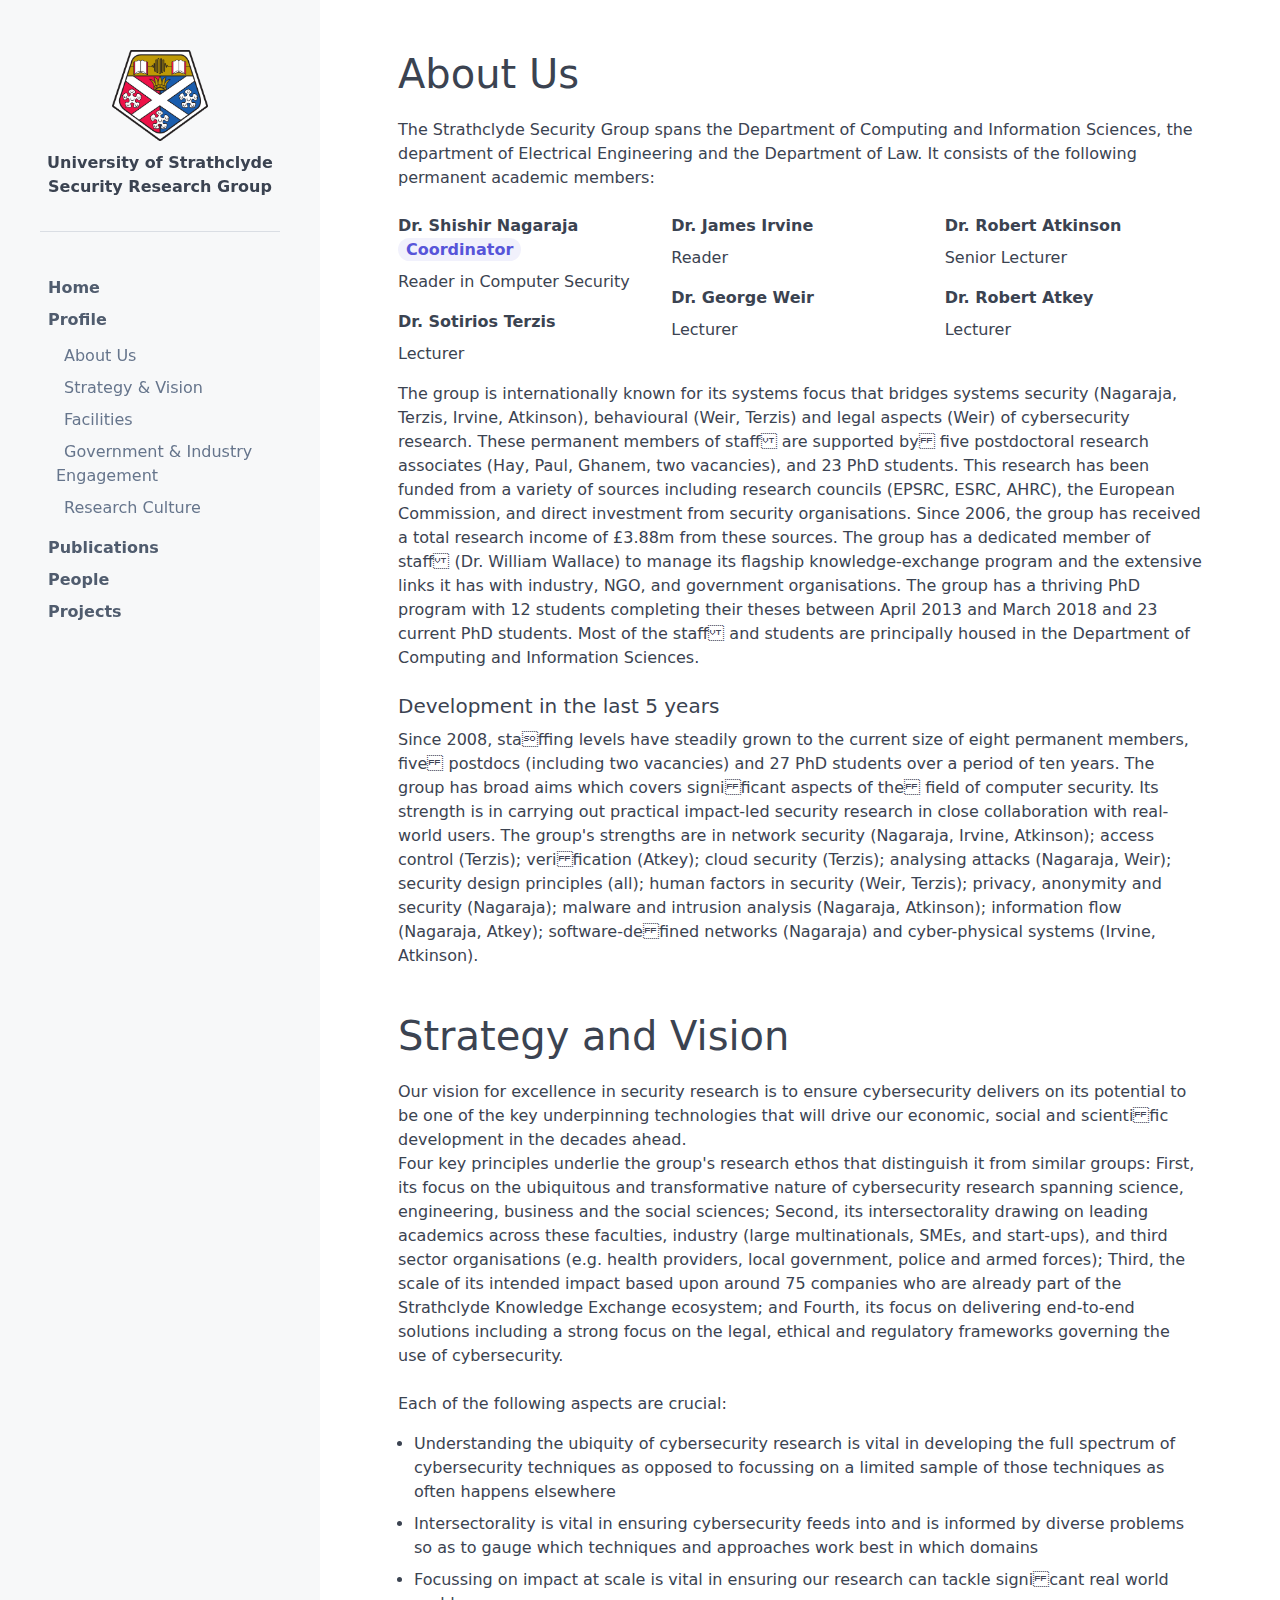
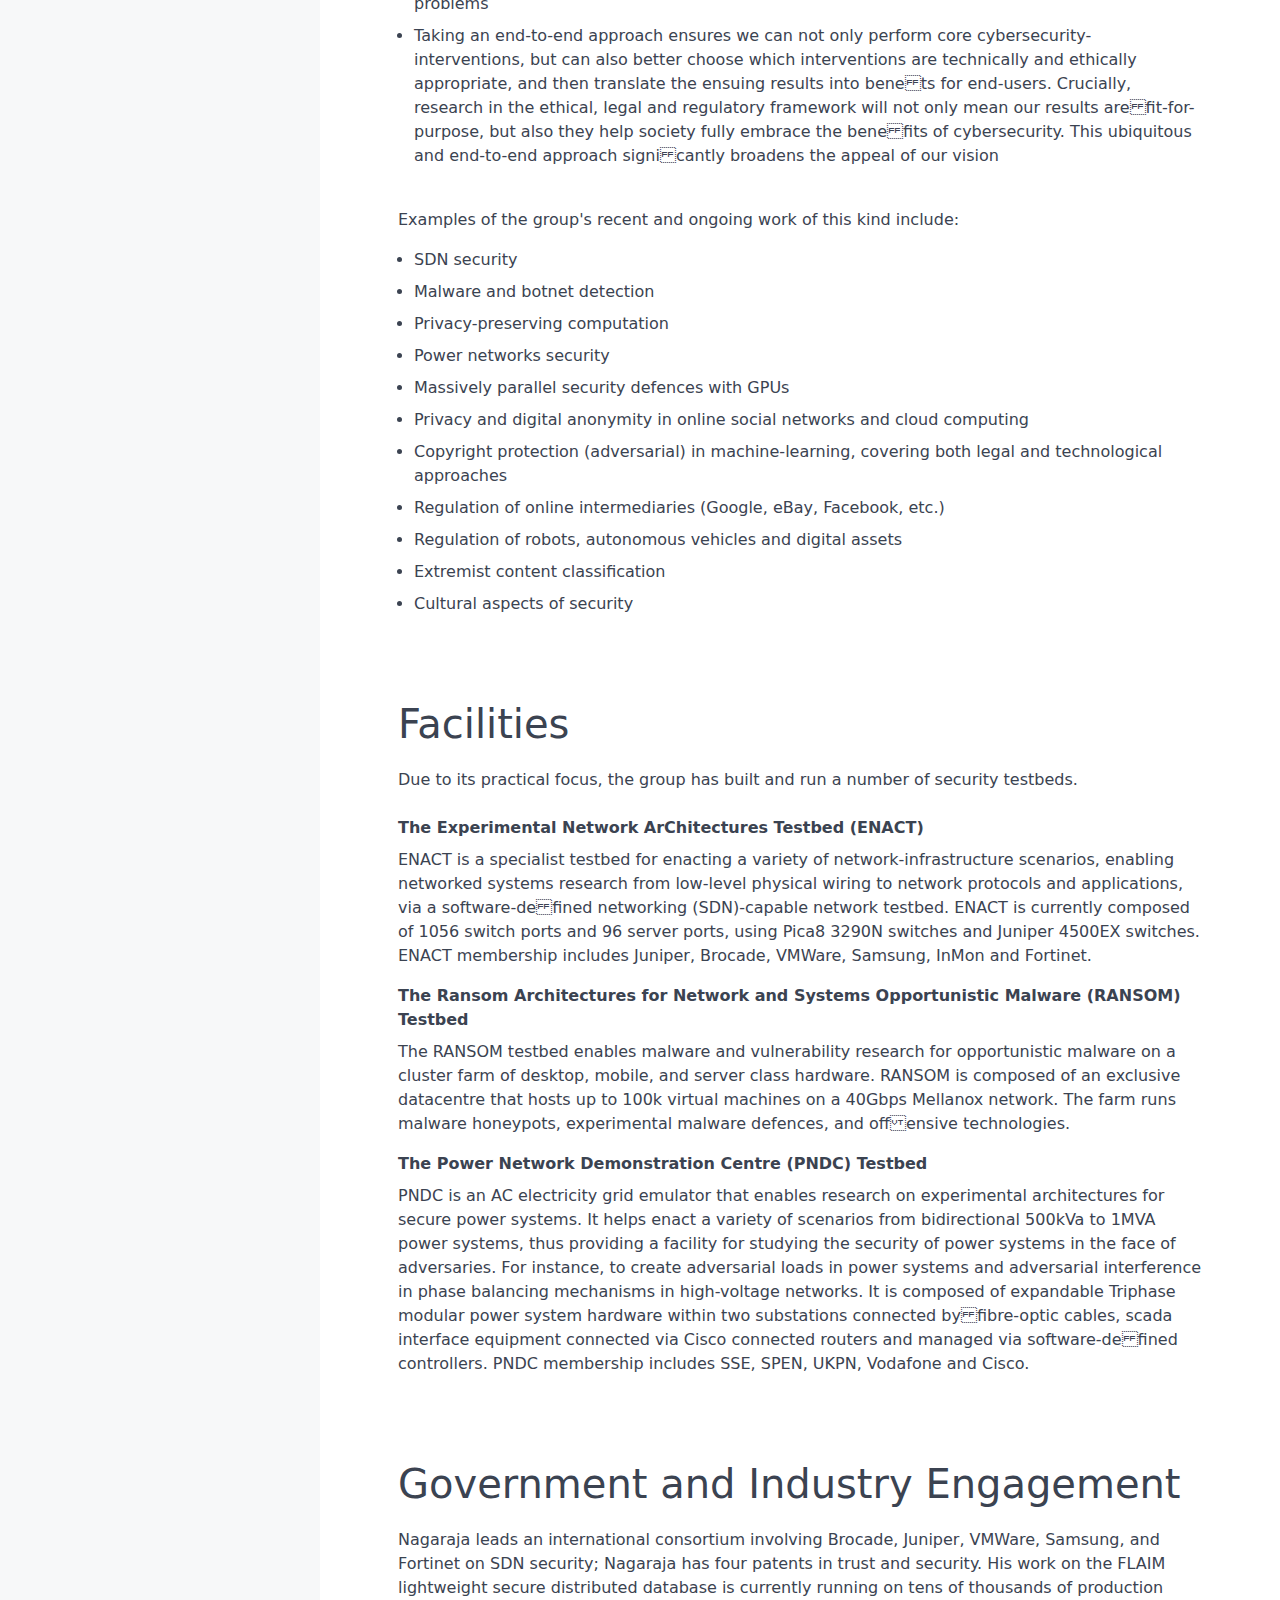
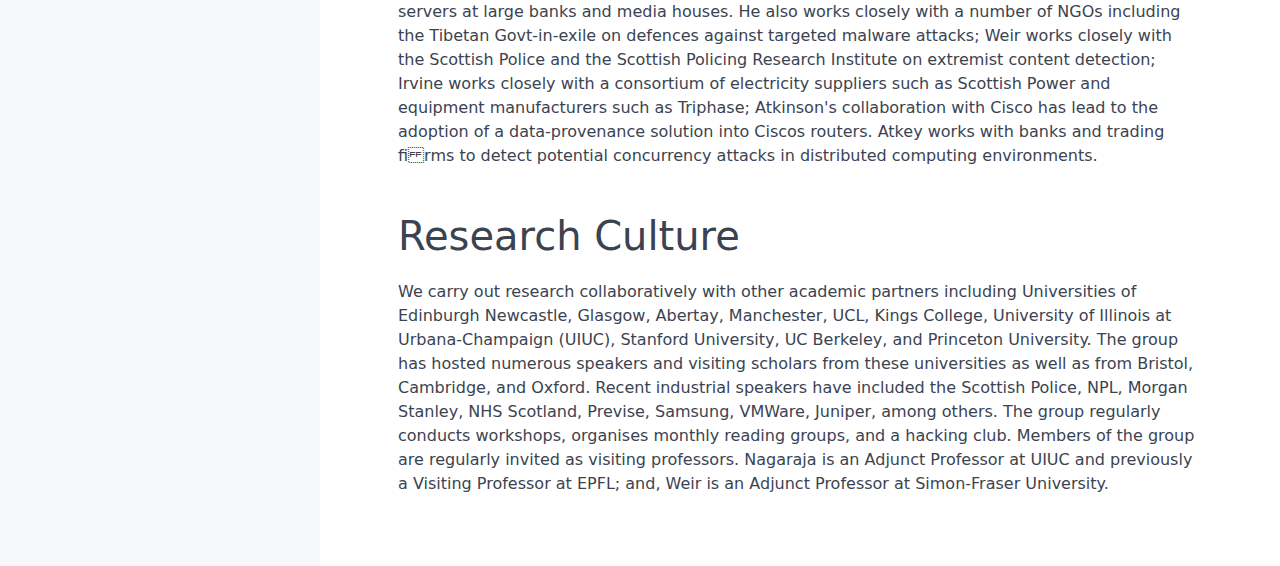
<file: index.html>
<!doctype html>
<html lang="en">
    <head>
        <!-- Required meta tags -->
        <meta charset="utf-8">
        <meta name="viewport" content="width=device-width, initial-scale=1, shrink-to-fit=no">

        <meta http-equiv="Content-Security-Policy" content="default-src *; style-src 'self' http://* 'unsafe-inline'; script-src 'self' http://* 'unsafe-inline' 'unsafe-eval'" />

        <!-- <meta http-equiv="Content-Security-Policy" content="default-src gap://ready file://* *; style-src 'self' http://* https://* 'unsafe-inline'; script-src 'self' http://* https://* 'unsafe-inline' 'unsafe-eval'"> -->

        <!-- Spectre CSS -->
        <link rel="stylesheet" href="css/spectre.min.css" />
        <link rel="stylesheet" href="css/spectre-exp.min.css" />
        <link rel="stylesheet" href="css/spectre-icons.min.css" />
        <link rel="stylesheet" href="css/style.css" />

        <title>Strathclyde Security Research Group</title>
    </head>
    <body>
        <div class="sidebar">
            <div class="sidebar-inner">
                <div class="logo">
                    <img class="img-responsive" src="img/logo.png" alt="Logo" />
                    <span>
                        University of Strathclyde
                        <br />
                        Security Research Group
                    </span>
                </div>
                <br />
                <div class="divider"></div>
                <br />
                <ul class="nav">
                    <li class="nav-item active">
                        <a href="index.html">Home</a>
                    </li>
                    <li class="nav-item active">
                        <a class="content-change" content="about" href="#">Profile</a>
                        <ul class="nav" id="aboutSubNav">
                            <li class="nav-item">
                                <a href="#aboutUsTitle">About Us</a>
                            </li>
                            <li class="nav-item">
                                <a href="#strategyVisionTitle">Strategy &amp; Vision</a>
                            </li>
                            <li class="nav-item">
                                <a href="#facilitiesTitle">Facilities</a>
                            </li>
                            <li class="nav-item">
                                <a href="#engagementTitle">Government &amp; Industry Engagement</a>
                            </li>
                            <li class="nav-item">
                                <a href="#researchCultureTitle">Research Culture</a>
                            </li>
                        </ul>
                    </li>
                    <li class="nav-item active">
                        <a class="content-change" content="publications" href="#">Publications</a>
                    </li>
                    <li class="nav-item active">
                        <a class="content-change" content="people" href="#">People</a>
                    </li>
                    <li class="nav-item active">
                        <a class="content-change" content="projects" href="#">Projects</a>
                    </li>
                </ul>
            </div>
        </div>
        <div class="wrapper">
             <div class="container" id="content"></div>
         </div>

        <script type="text/javascript" src="js/jquery.min.js"></script>
        <script type="text/javascript" src="js/site.js"></script>
        <!-- script broken, manually entered publications list, fix this at some point -->
        <!--<script type="text/javascript" src="js/getpubs.js"></script>-->
    </body>
</html>
</file>
<file: css/style.css>
* {
  margin: 0;
  padding: 0; }

html {
  height: 100%;
  scroll-behavior: smooth; }

body {
  min-height: 100%;
  display: flex;
  background: white;
  color: #3b4351; }

.sidebar {
  flex: 0 0 320px;
  background: #f7f8f9;
  padding: 40px; }
  .sidebar .sidebar-inner {
    position: fixed;
    width: 240px; }

.wrapper {
  flex: 1 1 auto;
  padding: 70px;
  padding-top: 30px; }

.logo img {
  display: block;
  margin: 10px auto;
  width: 40%; }
.logo span {
  display: block;
  text-align: center;
  font-weight: bolder; }

h1 {
  margin-top: 20px; }
  h1 small {
    display: block;
    font-size: 16px; }

.border-bottom {
  display: inline-block;
  border-bottom: 2px solid #738199;
  padding-bottom: 6px;
  margin-bottom: 20px; }

h4.footnote {
  display: inline-block;
  padding-top: 2px;
  margin-top: 20px;
  border-top: 1px solid #dadee4; }

ul {
  list-style-position: outside; }

/*# sourceMappingURL=style.css.map */
</file>
